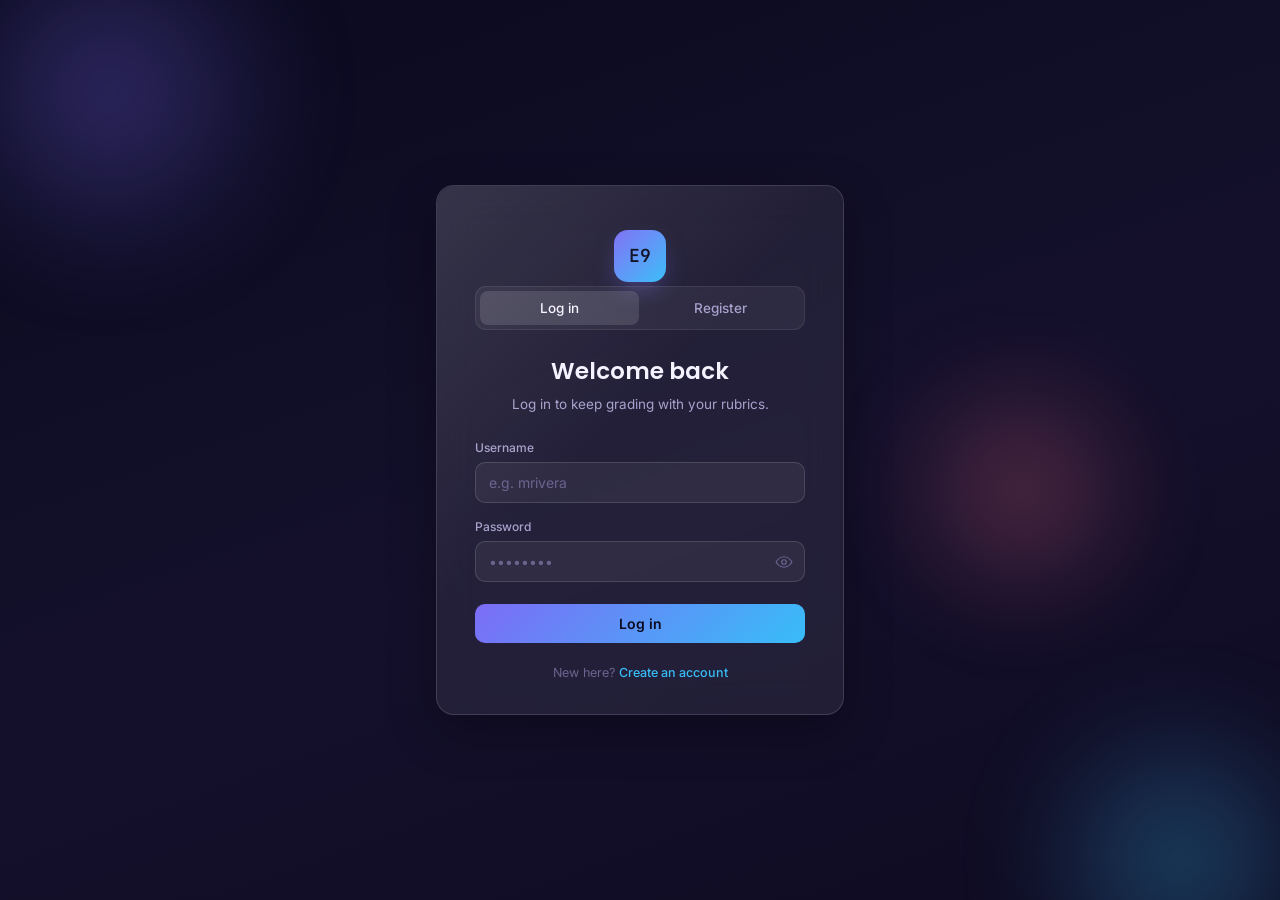
<file: frontend/index.html>
<!DOCTYPE html>
<html lang="en">
<head>
  <meta charset="UTF-8">
  <meta name="viewport" content="width=device-width, initial-scale=1.0">
  <title>E9</title>
  <script>
    if (localStorage.getItem("e9_token")) {
      window.location.href = "app.html";
    } else {
      window.location.href = "login.html";
    }
  </script>
</head>
<body>
  <p style="font-family: system-ui; text-align: center; margin-top: 40vh; color: #A8A2CC;">Redirecting…</p>
</body>
</html>
</file>
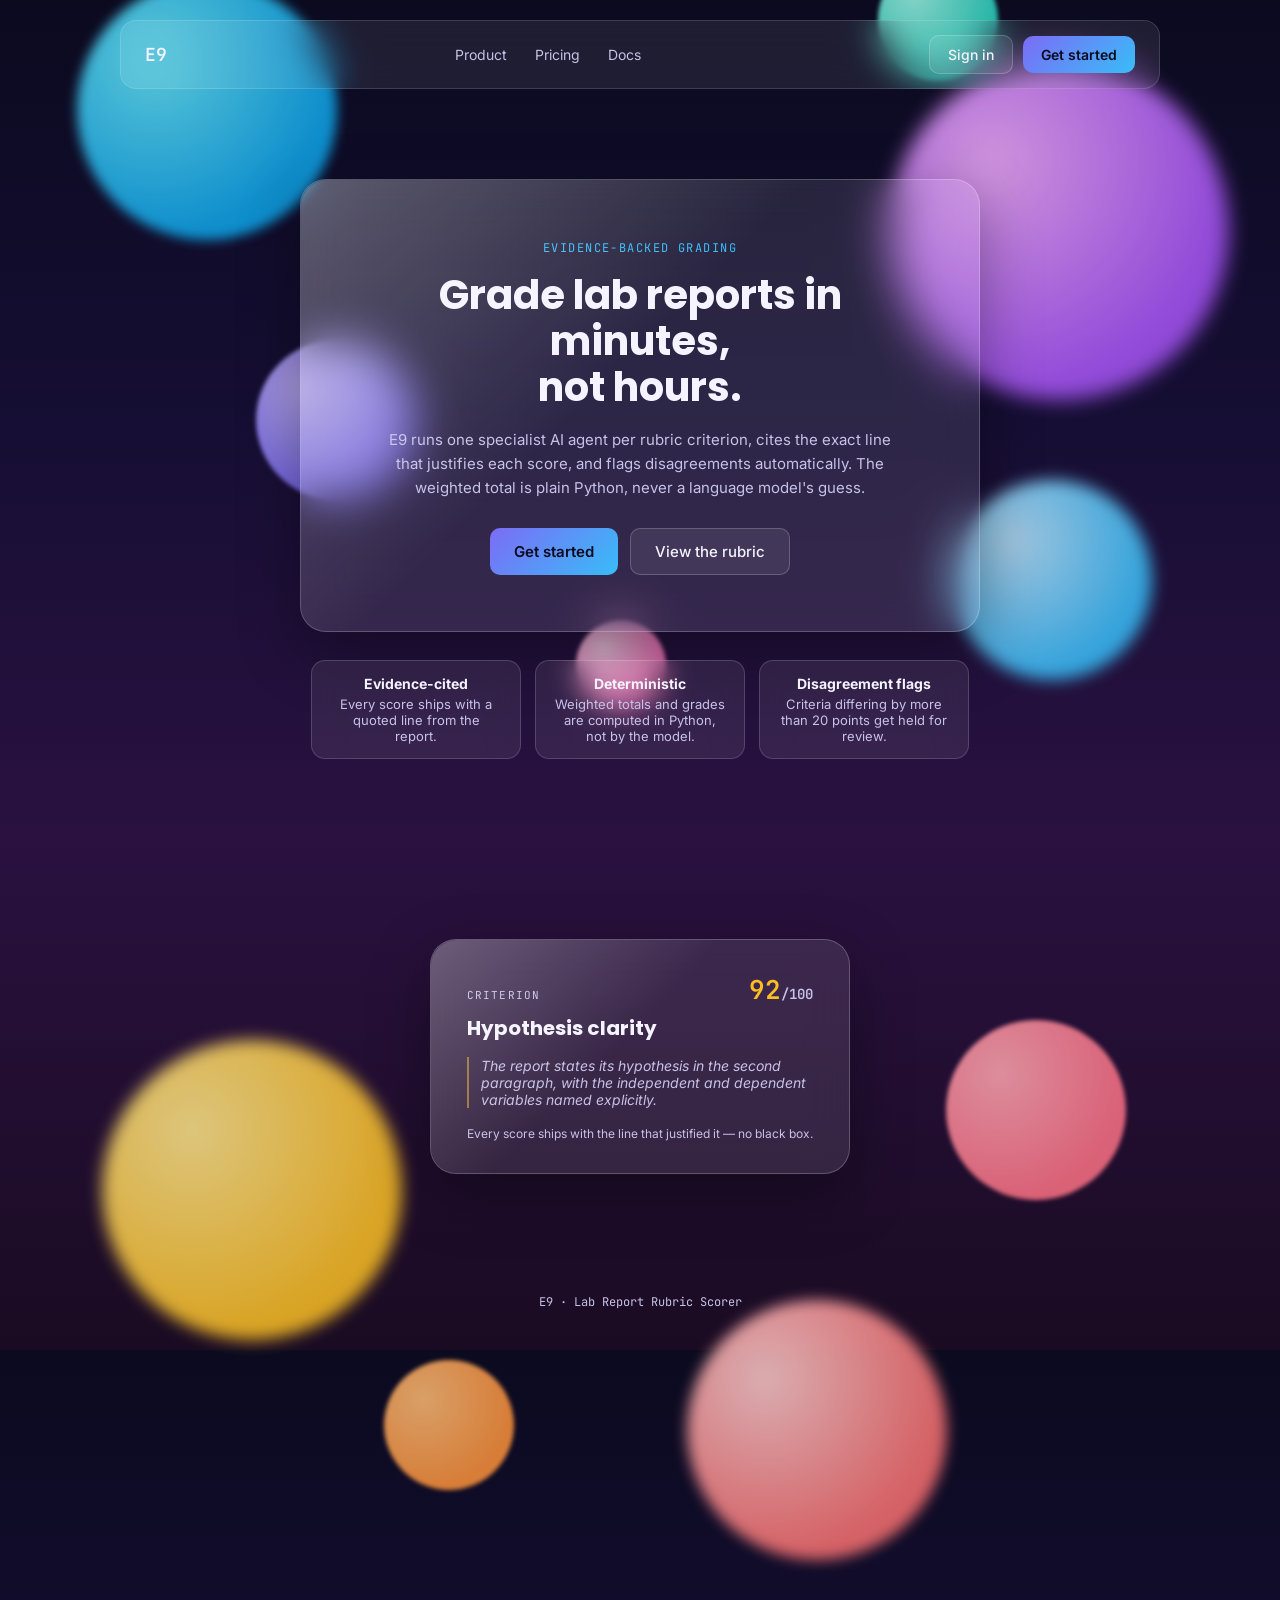
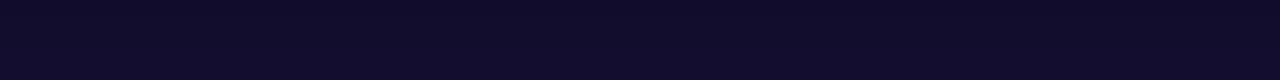
<file: landing/index.html>
<!DOCTYPE html>
<html lang="en">
<head>
<meta charset="UTF-8">
<meta name="viewport" content="width=device-width, initial-scale=1.0">
<title>E9 — Liquid Glass</title>
<link rel="preconnect" href="https://fonts.googleapis.com">
<link rel="preconnect" href="https://fonts.gstatic.com" crossorigin>
<link href="https://fonts.googleapis.com/css2?family=Inter:wght@400;500;600&family=JetBrains+Mono:wght@500;600&family=Poppins:wght@600;700;800&display=swap" rel="stylesheet">
<style>
:root {
  --accent: #7C6CF6;
  --accent-2: #38BDF8;
  --rose: #FB7185;
  --amber: #FBBF24;
  --text: #F5F3FF;
  --text-muted: #C7C2E8;
  --font-ui: 'Inter', system-ui, sans-serif;
  --font-display: 'Poppins', sans-serif;
  --font-mono: 'JetBrains Mono', ui-monospace, monospace;
}

* { box-sizing: border-box; }

body {
  margin: 0;
  background: linear-gradient(180deg, #0B0A1F 0%, #150E33 30%, #2A1140 62%, #1A0B22 100%);
  font-family: var(--font-ui);
  color: var(--text);
  overflow-x: hidden;
}

.orb-field {
  position: absolute;
  left: 0;
  right: 0;
  height: 900px;
  z-index: 0;
  pointer-events: none;
}

.orb-field.cool { top: -80px; }
.orb-field.warm { top: 980px; height: 700px; }

.orb {
  position: absolute;
  border-radius: 50%;
  filter: blur(2px);
  opacity: 0.85;
  animation: drift 14s ease-in-out infinite;
}

.orb-field.cool .o1 { width: 260px; height: 260px; left: 6%; top: 60px; background: radial-gradient(circle at 30% 30%, #67E8F9, #0EA5E9 70%); filter: blur(6px); animation-duration: 16s; }
.orb-field.cool .o2 { width: 160px; height: 160px; left: 20%; top: 420px; background: radial-gradient(circle at 30% 30%, #C4B5FD, #7C6CF6 70%); animation-duration: 12s; animation-delay: -3s; }
.orb-field.cool .o3 { width: 340px; height: 340px; right: 4%; top: 140px; background: radial-gradient(circle at 30% 30%, #F0ABFC, #A855F7 70%); filter: blur(10px); animation-duration: 18s; animation-delay: -6s; }
.orb-field.cool .o4 { width: 120px; height: 120px; right: 22%; top: 40px; background: radial-gradient(circle at 30% 30%, #99F6E4, #2DD4BF 70%); animation-duration: 10s; }
.orb-field.cool .o5 { width: 90px; height: 90px; left: 45%; top: 700px; background: radial-gradient(circle at 30% 30%, #FBCFE8, #F472B6 70%); animation-duration: 13s; animation-delay: -5s; }
.orb-field.cool .o6 { width: 200px; height: 200px; right: 10%; top: 560px; background: radial-gradient(circle at 30% 30%, #BAE6FD, #38BDF8 70%); filter: blur(8px); animation-duration: 15s; animation-delay: -2s; }

.orb-field.warm .o1 { width: 300px; height: 300px; left: 8%; top: 60px; background: radial-gradient(circle at 30% 30%, #FDE68A, #FBBF24 70%); filter: blur(8px); animation-duration: 17s; }
.orb-field.warm .o2 { width: 180px; height: 180px; right: 12%; top: 40px; background: radial-gradient(circle at 30% 30%, #FDA4AF, #FB7185 70%); animation-duration: 12s; animation-delay: -4s; }
.orb-field.warm .o3 { width: 260px; height: 260px; right: 26%; top: 320px; background: radial-gradient(circle at 30% 30%, #FECACA, #F87171 70%); filter: blur(7px); animation-duration: 15s; animation-delay: -7s; }
.orb-field.warm .o4 { width: 130px; height: 130px; left: 30%; top: 380px; background: radial-gradient(circle at 30% 30%, #FDBA74, #FB923C 70%); animation-duration: 11s; }

@keyframes drift {
  0%, 100% { transform: translate(0, 0) scale(1); }
  50% { transform: translate(14px, -18px) scale(1.04); }
}

.glass-nav {
  position: sticky;
  top: 0;
  z-index: 10;
  display: flex;
  align-items: center;
  justify-content: space-between;
  margin: 20px auto 0;
  padding: 14px 24px;
  max-width: 1040px;
  border-radius: 16px;
  background: rgba(255, 255, 255, 0.08);
  backdrop-filter: blur(18px);
  -webkit-backdrop-filter: blur(18px);
  border: 1px solid rgba(255, 255, 255, 0.14);
}

.logo {
  font-family: var(--font-mono);
  font-weight: 600;
  font-size: 18px;
  letter-spacing: 0.02em;
}

.nav-links {
  display: flex;
  gap: 28px;
}

.nav-links a {
  color: var(--text-muted);
  text-decoration: none;
  font-size: 14px;
}

.nav-links a:hover { color: var(--text); }

.nav-actions {
  display: flex;
  align-items: center;
  gap: 10px;
}

.btn {
  display: inline-flex;
  align-items: center;
  justify-content: center;
  border: none;
  border-radius: 10px;
  padding: 10px 18px;
  font-size: 14px;
  font-weight: 500;
  text-decoration: none;
  cursor: pointer;
  transition: transform 0.2s ease, box-shadow 0.2s ease, background 0.2s ease;
}

.btn.large { padding: 13px 24px; font-size: 15px; }

.btn-primary {
  background: linear-gradient(135deg, var(--accent), var(--accent-2));
  color: #0B0A1F;
  font-weight: 600;
}

.btn-primary:hover {
  transform: translateY(-2px);
  box-shadow: 0 10px 24px rgba(124, 108, 246, 0.35);
}

.btn-ghost {
  background: rgba(255, 255, 255, 0.08);
  color: var(--text);
  border: 1px solid rgba(255, 255, 255, 0.2);
}

.btn-ghost:hover { background: rgba(255, 255, 255, 0.16); }

.hero {
  position: relative;
  z-index: 1;
  max-width: 1040px;
  margin: 0 auto;
  padding: 90px 24px 40px;
  display: flex;
  flex-direction: column;
  align-items: center;
  text-align: center;
}

.glass-card {
  position: relative;
  background: rgba(255, 255, 255, 0.10);
  backdrop-filter: blur(22px);
  -webkit-backdrop-filter: blur(22px);
  border: 1px solid rgba(255, 255, 255, 0.22);
  border-radius: 26px;
  box-shadow: 0 20px 60px rgba(0, 0, 0, 0.35);
}

.glass-card::before {
  content: "";
  position: absolute;
  inset: 0;
  border-radius: 26px;
  background: linear-gradient(135deg, rgba(255, 255, 255, 0.25), transparent 45%);
  pointer-events: none;
}

.hero-card {
  padding: 56px 48px;
  max-width: 680px;
}

.eyebrow {
  font-family: var(--font-mono);
  font-size: 12px;
  letter-spacing: 0.12em;
  color: var(--accent-2);
}

.hero-card h1 {
  font-family: var(--font-display);
  font-size: 40px;
  line-height: 1.15;
  font-weight: 700;
  margin: 16px 0 18px;
}

.hero-card p {
  font-size: 15px;
  line-height: 1.6;
  color: var(--text-muted);
  margin: 0 auto 28px;
  max-width: 520px;
}

.hero-actions {
  display: flex;
  gap: 12px;
  justify-content: center;
}

.chip-row {
  display: flex;
  gap: 14px;
  margin-top: 28px;
  flex-wrap: wrap;
  justify-content: center;
}

.glass-chip {
  background: rgba(255, 255, 255, 0.08);
  backdrop-filter: blur(14px);
  -webkit-backdrop-filter: blur(14px);
  border: 1px solid rgba(255, 255, 255, 0.16);
  border-radius: 14px;
  padding: 14px 18px;
  font-size: 13px;
  color: var(--text-muted);
  max-width: 210px;
  transition: transform 0.25s cubic-bezier(0.2, 0.9, 0.4, 1);
}

.glass-chip:hover { transform: translateY(-4px); }

.glass-chip strong {
  display: block;
  color: var(--text);
  font-size: 14px;
  margin-bottom: 4px;
}

.proof {
  position: relative;
  z-index: 1;
  max-width: 1040px;
  margin: 140px auto 0;
  padding: 0 24px 120px;
  display: flex;
  justify-content: center;
}

.proof-card {
  padding: 32px 36px;
  width: 100%;
  max-width: 420px;
}

.proof-head {
  display: flex;
  align-items: baseline;
  justify-content: space-between;
  margin-bottom: 6px;
}

.proof-label {
  font-family: var(--font-mono);
  font-size: 11px;
  letter-spacing: 0.1em;
  color: var(--text-muted);
}

.proof-score {
  font-family: var(--font-mono);
  font-size: 26px;
  font-weight: 600;
  color: var(--amber);
}

.proof-max {
  font-size: 14px;
  color: var(--text-muted);
}

.proof-card h3 {
  font-family: var(--font-display);
  font-size: 20px;
  margin: 0 0 14px;
}

.proof-quote {
  font-size: 14px;
  font-style: italic;
  color: var(--text-muted);
  border-left: 2px solid rgba(251, 191, 36, 0.5);
  padding-left: 12px;
  margin: 0 0 18px;
}

.proof-caption {
  font-size: 12px;
  color: var(--text-muted);
  margin: 0;
}

footer {
  position: relative;
  z-index: 1;
  text-align: center;
  padding-bottom: 40px;
  font-family: var(--font-mono);
  font-size: 12px;
  color: var(--text-muted);
}

@media (max-width: 640px) {
  .nav-links { display: none; }
  .hero-card { padding: 40px 28px; }
  .hero-card h1 { font-size: 30px; }
}

@media (prefers-reduced-motion: reduce) {
  .orb { animation: none; }
}
</style>
</head>
<body>

<div class="orb-field cool" aria-hidden="true">
  <span class="orb o1"></span>
  <span class="orb o2"></span>
  <span class="orb o3"></span>
  <span class="orb o4"></span>
  <span class="orb o5"></span>
  <span class="orb o6"></span>
</div>

<nav class="glass-nav">
  <span class="logo">E9</span>
  <div class="nav-links">
    <a href="#">Product</a>
    <a href="#">Pricing</a>
    <a href="#">Docs</a>
  </div>
  <div class="nav-actions">
    <a class="btn btn-ghost" id="navSignIn" href="#">Sign in</a>
    <a class="btn btn-primary" id="navGetStarted" href="#">Get started</a>
  </div>
</nav>

<header class="hero">
  <div class="glass-card hero-card">
    <span class="eyebrow">EVIDENCE-BACKED GRADING</span>
    <h1>Grade lab reports in minutes,<br>not hours.</h1>
    <p>E9 runs one specialist AI agent per rubric criterion, cites the exact line that justifies each score, and flags disagreements automatically. The weighted total is plain Python, never a language model's guess.</p>
    <div class="hero-actions">
      <a class="btn btn-primary large" id="heroGetStarted" href="#">Get started</a>
      <a class="btn btn-ghost large" href="#learn">View the rubric</a>
    </div>
  </div>

  <div class="chip-row">
    <div class="glass-chip"><strong>Evidence-cited</strong>Every score ships with a quoted line from the report.</div>
    <div class="glass-chip"><strong>Deterministic</strong>Weighted totals and grades are computed in Python, not by the model.</div>
    <div class="glass-chip"><strong>Disagreement flags</strong>Criteria differing by more than 20 points get held for review.</div>
  </div>
</header>

<div class="orb-field warm" aria-hidden="true">
  <span class="orb o1"></span>
  <span class="orb o2"></span>
  <span class="orb o3"></span>
  <span class="orb o4"></span>
</div>

<section class="proof" id="learn">
  <div class="glass-card proof-card">
    <div class="proof-head">
      <span class="proof-label">CRITERION</span>
      <span class="proof-score">92<span class="proof-max">/100</span></span>
    </div>
    <h3>Hypothesis clarity</h3>
    <p class="proof-quote">The report states its hypothesis in the second paragraph, with the independent and dependent variables named explicitly.</p>
    <p class="proof-caption">Every score ships with the line that justified it — no black box.</p>
  </div>
</section>

<footer>
  E9 · Lab Report Rubric Scorer
</footer>

<script>
const APP_URL = "../frontend/login.html";
document.getElementById("navSignIn").href = APP_URL;
document.getElementById("navGetStarted").href = APP_URL + "?tab=register";
document.getElementById("heroGetStarted").href = APP_URL + "?tab=register";
</script>

</body>
</html>
</file>
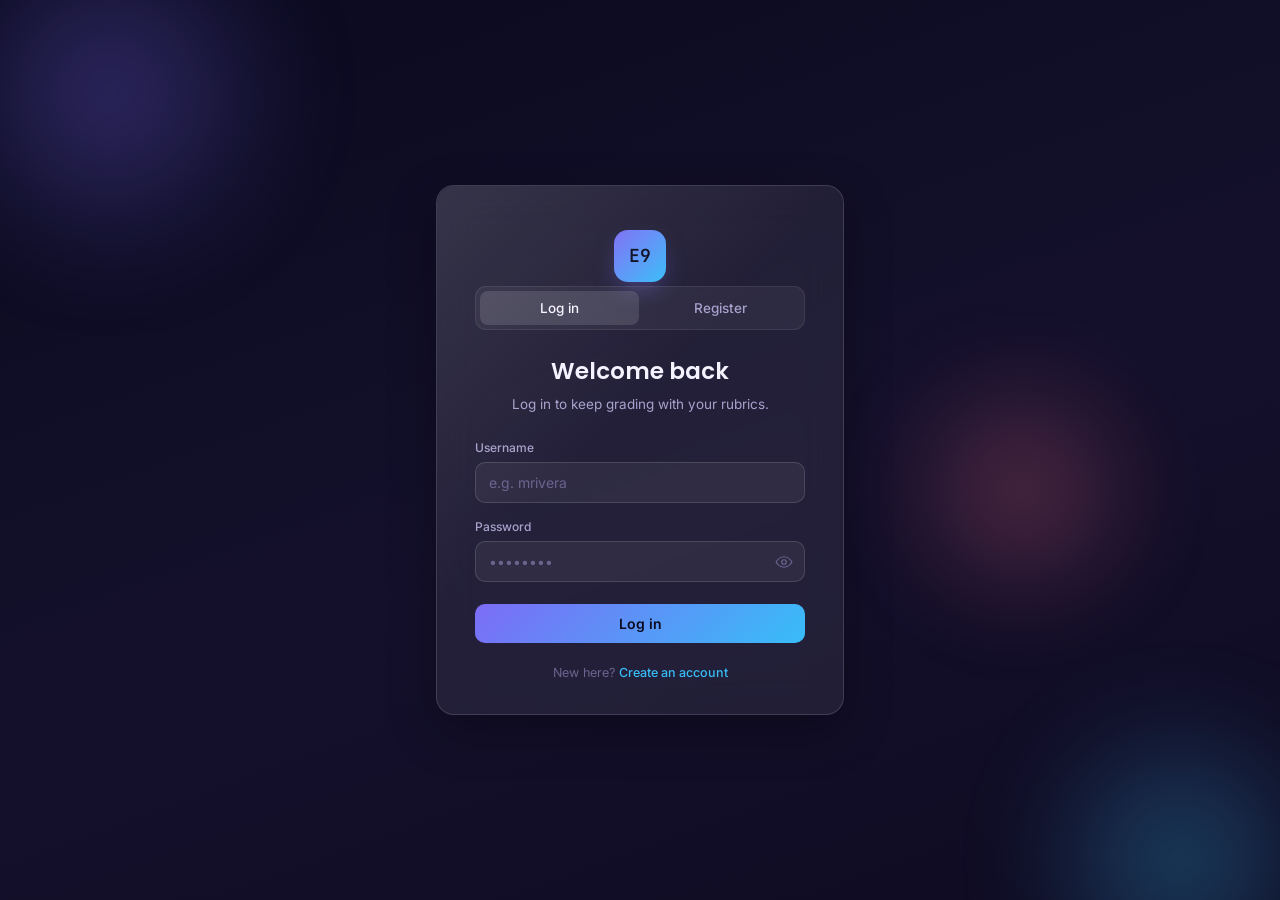
<file: frontend/app.html>
<!DOCTYPE html>
<html lang="en">
<head>
<meta charset="UTF-8">
<meta name="viewport" content="width=device-width, initial-scale=1.0">
<title>E9 — Dashboard</title>
<link rel="preconnect" href="https://fonts.googleapis.com">
<link rel="preconnect" href="https://fonts.gstatic.com" crossorigin>
<link href="https://fonts.googleapis.com/css2?family=Inter:wght@400;500;600;700&family=JetBrains+Mono:wght@400;500;600&family=Poppins:wght@600;700&display=swap" rel="stylesheet">
<link rel="stylesheet" href="style.css">
</head>
<body>

<div class="orb-field" aria-hidden="true">
  <span class="orb o1"></span>
  <span class="orb o2"></span>
  <span class="orb o3"></span>
</div>

<div id="toast" class="toast" hidden></div>

<div class="app-screen">

  <header class="topbar glass">
    <div class="brand">
      <span class="brand-mark">E9</span>
    </div>
    <nav class="top-nav">
      <button data-view="score" class="active" type="button">Score</button>
      <button data-view="rubrics" type="button">Rubrics</button>
      <button data-view="history" type="button">History</button>
    </nav>
    <div class="user-chip">
      <span class="avatar" id="userAvatar"></span>
      <span class="username" id="usernameLabel"></span>
      <button id="logoutBtn" class="btn btn-ghost btn-small" type="button">Log out</button>
    </div>
  </header>

  <main>

    <section id="scoreView" class="view active">
      <section class="card glass floaty">
        <div class="input-head">
          <div class="rubric-picker">
            <label class="field-label" for="rubricSelect">Rubric</label>
            <select id="rubricSelect" class="field-input"></select>
          </div>
          <label class="batch-toggle">
            <input type="checkbox" id="batchToggle">
            Batch mode
          </label>
        </div>

        <div id="singleReportBlock">
          <label class="field-label" for="reportText">Report text</label>
          <textarea id="reportText" class="field-input" rows="10" placeholder="Paste the lab report text here (minimum 200 characters)."></textarea>
          <span class="char-count mono" id="charCount">0 characters</span>
        </div>

        <div id="batchReportBlock" hidden>
          <div id="batchReports" class="batch-reports"></div>
          <button type="button" id="addBatchReportBtn" class="btn btn-ghost btn-small">+ Add report</button>
        </div>

        <p class="form-error" id="scoreError" hidden></p>

        <button id="scoreBtn" class="btn btn-primary" type="button" style="margin-top: 16px;">Score report</button>
      </section>

      <section id="loadingCard" class="card glass loading-card" hidden>
        <div class="skeleton-ring"></div>
        <div class="skeleton-lines">
          <div class="skeleton-line"></div>
          <div class="skeleton-line short"></div>
          <div class="skeleton-line"></div>
        </div>
        <p class="loading-label">Running specialist agents, one per criterion</p>
      </section>

      <section id="resultsArea" class="results-area"></section>
    </section>

    <section id="rubricsView" class="view">
      <div class="rubrics-layout">
        <div class="card glass floaty">
          <div class="section-head">
            <h2>Your rubrics</h2>
            <button id="newRubricBtn" class="btn btn-small btn-primary" type="button">New rubric</button>
          </div>
          <p class="section-sub">Build a rubric once, reuse it for every report you score.</p>
          <ul id="rubricList" class="rubric-list" style="margin-top: 16px;"></ul>
        </div>

        <div class="card glass floaty">
          <form id="rubricForm" hidden>
            <h2>New rubric</h2>
            <label class="field-label" for="rubricTitle">Rubric title</label>
            <input id="rubricTitle" class="field-input" type="text" required>

            <div id="criteriaRows" class="criteria-rows"></div>

            <button type="button" id="addCriterionBtn" class="btn btn-ghost btn-small" style="margin-top: 10px;">+ Add criterion</button>

            <div class="weight-readout">
              <span>Total weight (must equal 100)</span>
              <span id="weightSum" class="mono">0</span>
            </div>

            <p class="form-error" id="rubricError" hidden></p>

            <div class="form-actions">
              <button type="button" id="cancelRubricBtn" class="btn btn-ghost btn-small">Cancel</button>
              <button type="submit" class="btn btn-primary btn-small">Save rubric</button>
            </div>
          </form>
          <p id="rubricFormEmpty" class="empty-note">Select "New rubric" to build one, or pick a rubric from the list to use it for scoring.</p>
        </div>
      </div>
    </section>

    <section id="historyView" class="view">
      <section class="card glass floaty history-table">
        <div class="section-head">
          <h2>Scoring history</h2>
        </div>
        <p class="section-sub">Every report you've scored, with the grade it landed on.</p>
        <div id="historyTableWrap" style="margin-top: 12px;"></div>
      </section>
      <section id="historyDetail" class="results-area"></section>
    </section>

  </main>
</div>

<script src="app.js"></script>
</body>
</html>
</file>
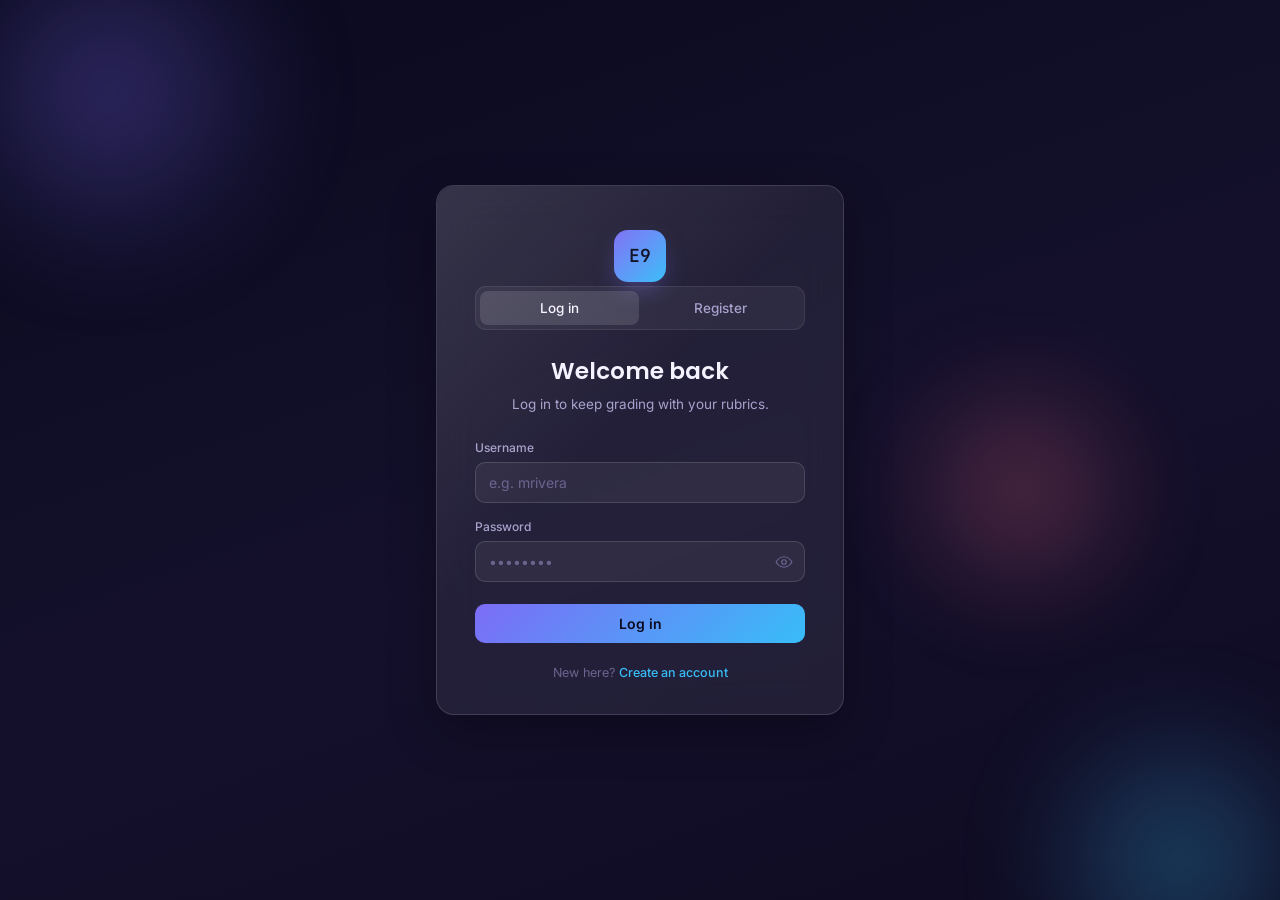
<file: frontend/login.html>
<!DOCTYPE html>
<html lang="en">
<head>
<meta charset="UTF-8">
<meta name="viewport" content="width=device-width, initial-scale=1.0">
<title>Sign in — E9</title>
<link rel="preconnect" href="https://fonts.googleapis.com">
<link rel="preconnect" href="https://fonts.gstatic.com" crossorigin>
<link href="https://fonts.googleapis.com/css2?family=Inter:wght@400;500;600;700&family=JetBrains+Mono:wght@400;500;600&family=Poppins:wght@600;700&display=swap" rel="stylesheet">
<link rel="stylesheet" href="auth.css">
</head>
<body>

<div class="orb-field" aria-hidden="true">
  <span class="orb o1"></span>
  <span class="orb o2"></span>
  <span class="orb o3"></span>
</div>

<div id="toast" class="toast" role="status" aria-live="polite" hidden></div>

<section class="auth-screen">
  <div class="auth-card glass floaty">

    <div class="brand">
      <span class="brand-mark">E9</span>
    </div>

    <div class="auth-tabs" role="tablist" aria-label="Choose sign in or register">
      <button class="auth-tab active" data-tab="login" type="button" role="tab" aria-selected="true" id="tabLogin">Log in</button>
      <button class="auth-tab" data-tab="register" type="button" role="tab" aria-selected="false" id="tabRegister">Register</button>
    </div>

    <h1 class="auth-headline" id="authHeadline">Welcome back</h1>
    <p class="auth-subline" id="authSubline">Log in to keep grading with your rubrics.</p>

    <form id="loginForm" class="auth-form" novalidate>
      <div class="field">
        <label class="field-label" for="loginUsername">Username</label>
        <input id="loginUsername" class="field-input" type="text" autocomplete="username" placeholder="e.g. mrivera" required>
      </div>

      <div class="field">
        <label class="field-label" for="loginPassword">Password</label>
        <div class="field-input-wrap">
          <input id="loginPassword" class="field-input" type="password" autocomplete="current-password" placeholder="••••••••" required>
          <button type="button" class="field-visibility" data-target="loginPassword" aria-label="Show password">
            <svg class="icon-eye" viewBox="0 0 24 24" fill="none"><path d="M1.5 12S5 5 12 5s10.5 7 10.5 7-3.5 7-10.5 7S1.5 12 1.5 12Z" stroke="currentColor" stroke-width="1.6" stroke-linejoin="round"/><circle cx="12" cy="12" r="3" stroke="currentColor" stroke-width="1.6"/></svg>
          </button>
        </div>
      </div>

      <p class="form-error" id="loginError" role="alert" hidden></p>

      <button type="submit" class="btn btn-primary">
        <span class="btn-label">Log in</span>
        <svg class="btn-check" viewBox="0 0 24 24" fill="none" aria-hidden="true"><path class="check-path" d="M4 12.5L9.5 18L20 6" stroke="currentColor" stroke-width="2.5" stroke-linecap="round" stroke-linejoin="round"/></svg>
      </button>
    </form>

    <form id="registerForm" class="auth-form" novalidate hidden>
      <div class="field">
        <label class="field-label" for="registerUsername">Username</label>
        <input id="registerUsername" class="field-input" type="text" autocomplete="username" minlength="3" placeholder="Pick something short" required>
      </div>

      <div class="field">
        <label class="field-label" for="registerPassword">Password</label>
        <div class="field-input-wrap">
          <input id="registerPassword" class="field-input" type="password" autocomplete="new-password" minlength="8" placeholder="At least 8 characters" required>
          <button type="button" class="field-visibility" data-target="registerPassword" aria-label="Show password">
            <svg class="icon-eye" viewBox="0 0 24 24" fill="none"><path d="M1.5 12S5 5 12 5s10.5 7 10.5 7-3.5 7-10.5 7S1.5 12 1.5 12Z" stroke="currentColor" stroke-width="1.6" stroke-linejoin="round"/><circle cx="12" cy="12" r="3" stroke="currentColor" stroke-width="1.6"/></svg>
          </button>
        </div>
        <p class="form-hint">That's the whole form. No email, no verification, straight to grading.</p>
      </div>

      <p class="form-error" id="registerError" role="alert" hidden></p>

      <button type="submit" class="btn btn-primary">
        <span class="btn-label">Create account</span>
        <svg class="btn-check" viewBox="0 0 24 24" fill="none" aria-hidden="true"><path class="check-path" d="M4 12.5L9.5 18L20 6" stroke="currentColor" stroke-width="2.5" stroke-linecap="round" stroke-linejoin="round"/></svg>
      </button>
    </form>

    <p class="auth-footer-link" id="footerSwitch">
      New here? <a href="#" id="switchToRegister">Create an account</a>
    </p>
  </div>
</section>

<script src="auth.js"></script>
</body>
</html>
</file>
<file: frontend/style.css>
:root {
  --bg-0: #0B0A1F;
  --bg-1: #14102C;
  --bg-2: #0F0B22;
  --accent: #7C6CF6;
  --accent-2: #38BDF8;
  --success: #34D399;
  --warning: #FBBF24;
  --danger: #F87171;
  --text: #F5F3FF;
  --text-muted: #A8A2CC;
  --text-faint: #6B658F;
  --font-ui: 'Inter', system-ui, sans-serif;
  --font-display: 'Poppins', sans-serif;
  --font-mono: 'JetBrains Mono', ui-monospace, monospace;
}

* {
  box-sizing: border-box;
}

[hidden] {
  display: none !important;
}

body {
  margin: 0;
  min-height: 100vh;
  background: linear-gradient(160deg, var(--bg-0) 0%, var(--bg-1) 55%, var(--bg-2) 100%);
  font-family: var(--font-ui);
  color: var(--text);
  -webkit-font-smoothing: antialiased;
}

.orb-field {
  position: fixed;
  inset: 0;
  z-index: -1;
  pointer-events: none;
  overflow: hidden;
}

.orb {
  position: absolute;
  border-radius: 50%;
  filter: blur(50px);
  opacity: 0.35;
  animation: drift 18s ease-in-out infinite;
}

.orb.o1 { width: 380px; height: 380px; top: -100px; left: -80px; background: radial-gradient(circle, #7C6CF6, transparent 70%); }
.orb.o2 { width: 320px; height: 320px; bottom: -120px; right: -60px; background: radial-gradient(circle, #38BDF8, transparent 70%); animation-delay: -6s; }
.orb.o3 { width: 260px; height: 260px; top: 40%; right: 10%; background: radial-gradient(circle, #FB7185, transparent 70%); animation-delay: -11s; }

@keyframes drift {
  0%, 100% { transform: translate(0, 0); }
  50% { transform: translate(20px, -24px); }
}

h1, h2, h3 {
  margin: 0;
  font-family: var(--font-display);
  font-weight: 600;
}

p {
  margin: 0;
}

button {
  font-family: inherit;
  cursor: pointer;
}

input, select, textarea {
  font-family: inherit;
  font-size: 14px;
}

.mono {
  font-family: var(--font-mono);
  letter-spacing: 0.01em;
}

.glass {
  position: relative;
  background: rgba(255, 255, 255, 0.07);
  backdrop-filter: blur(20px);
  -webkit-backdrop-filter: blur(20px);
  border: 1px solid rgba(255, 255, 255, 0.14);
  box-shadow: 0 16px 48px rgba(0, 0, 0, 0.30);
  border-radius: 18px;
}

.glass::before {
  content: "";
  position: absolute;
  inset: 0;
  border-radius: 18px;
  background: linear-gradient(135deg, rgba(255, 255, 255, 0.10), transparent 45%);
  pointer-events: none;
}

.floaty {
  transition: transform 0.3s cubic-bezier(0.2, 0.9, 0.4, 1), box-shadow 0.3s cubic-bezier(0.2, 0.9, 0.4, 1);
}

.floaty:hover {
  transform: perspective(800px) rotateX(1deg) rotateY(1.5deg) translateY(-3px);
  box-shadow: 0 20px 56px rgba(0, 0, 0, 0.38);
}

.brand {
  display: flex;
  align-items: baseline;
  gap: 10px;
}

.brand-mark {
  font-family: var(--font-mono);
  font-weight: 600;
  font-size: 20px;
  letter-spacing: 0.02em;
  color: var(--accent-2);
}

.brand-sub {
  font-size: 13px;
  color: var(--text-muted);
}

.btn {
  border: none;
  border-radius: 10px;
  padding: 11px 18px;
  font-size: 14px;
  font-weight: 500;
  transition: transform 0.15s ease, box-shadow 0.15s ease, background 0.15s ease;
  color: var(--text);
}

.btn-primary {
  background: linear-gradient(135deg, var(--accent), var(--accent-2));
  color: #0B0A1F;
  font-weight: 600;
}

.btn-primary:hover {
  transform: translateY(-1px);
  box-shadow: 0 10px 24px rgba(124, 108, 246, 0.35);
}

.btn-ghost {
  background: rgba(255, 255, 255, 0.06);
  border: 1px solid rgba(255, 255, 255, 0.16);
}

.btn-ghost:hover {
  background: rgba(255, 255, 255, 0.12);
}

.btn-small {
  padding: 7px 12px;
  font-size: 13px;
}

.btn:disabled {
  opacity: 0.5;
  cursor: not-allowed;
  transform: none;
}

.toast {
  position: fixed;
  top: 20px;
  right: 20px;
  z-index: 50;
  padding: 12px 18px;
  border-radius: 12px;
  background: rgba(20, 16, 44, 0.95);
  border: 1px solid rgba(255, 255, 255, 0.16);
  color: var(--text);
  font-size: 13px;
  box-shadow: 0 12px 32px rgba(0, 0, 0, 0.4);
}

.toast.error { border-color: rgba(248, 113, 113, 0.5); color: #FCA5A5; }
.toast.success { border-color: rgba(52, 211, 153, 0.5); color: #6EE7B7; }

/* auth pages */

.auth-screen {
  min-height: 100vh;
  display: flex;
  align-items: center;
  justify-content: center;
  padding: 24px;
}

.auth-card {
  width: 100%;
  max-width: 400px;
  padding: 40px 34px;
}

.auth-card .brand {
  flex-direction: column;
  align-items: center;
  gap: 6px;
  margin-bottom: 8px;
  text-align: center;
}

.auth-card .brand-mark {
  font-size: 26px;
  color: var(--text);
}

.auth-headline {
  font-size: 22px;
  text-align: center;
  margin: 18px 0 4px;
}

.auth-subline {
  font-size: 13px;
  color: var(--text-muted);
  text-align: center;
  margin-bottom: 24px;
}

.auth-tabs {
  display: flex;
  gap: 6px;
  background: rgba(255, 255, 255, 0.05);
  border-radius: 10px;
  padding: 4px;
  margin-bottom: 22px;
}

.auth-tab {
  flex: 1;
  padding: 9px 0;
  border: none;
  border-radius: 8px;
  background: transparent;
  font-size: 14px;
  font-weight: 500;
  color: var(--text-muted);
}

.auth-tab.active {
  background: rgba(255, 255, 255, 0.12);
  color: var(--text);
}

.auth-form {
  display: flex;
  flex-direction: column;
  gap: 8px;
}

.auth-form .btn {
  margin-top: 18px;
}

.field-label {
  font-size: 12px;
  font-weight: 500;
  color: var(--text-muted);
  margin-top: 8px;
}

.field-input {
  padding: 11px 13px;
  border-radius: 10px;
  border: 1px solid rgba(255, 255, 255, 0.14);
  background: rgba(255, 255, 255, 0.05);
  color: var(--text);
  outline: none;
}

.field-input::placeholder {
  color: var(--text-faint);
}

.field-input:focus {
  border-color: var(--accent-2);
  box-shadow: 0 0 0 3px rgba(56, 189, 248, 0.15);
}

.form-hint {
  font-size: 12px;
  color: var(--text-faint);
}

.form-error {
  font-size: 13px;
  color: var(--danger);
}

.auth-footer-link {
  text-align: center;
  font-size: 12px;
  color: var(--text-faint);
  margin-top: 20px;
}

.auth-footer-link a {
  color: var(--accent-2);
  text-decoration: none;
}

/* app shell */

.app-screen {
  min-height: 100vh;
  padding: 20px;
  display: flex;
  flex-direction: column;
  gap: 20px;
}

.topbar {
  display: flex;
  align-items: center;
  justify-content: space-between;
  padding: 14px 24px;
}

.top-nav {
  display: flex;
  gap: 6px;
}

.top-nav button {
  border: none;
  background: transparent;
  color: var(--text-muted);
  font-size: 14px;
  font-weight: 500;
  padding: 8px 16px;
  border-radius: 10px;
}

.top-nav button.active {
  background: rgba(255, 255, 255, 0.10);
  color: var(--text);
}

.user-chip {
  display: flex;
  align-items: center;
  gap: 12px;
}

.avatar {
  width: 34px;
  height: 34px;
  border-radius: 50%;
  background: linear-gradient(135deg, var(--accent), var(--accent-2));
  color: #0B0A1F;
  display: flex;
  align-items: center;
  justify-content: center;
  font-size: 13px;
  font-weight: 600;
  font-family: var(--font-mono);
}

.username {
  font-size: 14px;
  font-weight: 500;
}

.view {
  display: none;
  flex-direction: column;
  gap: 20px;
}

.view.active {
  display: flex;
}

.card {
  padding: 24px;
}

.section-head {
  display: flex;
  align-items: center;
  justify-content: space-between;
}

.section-head h2 {
  font-size: 18px;
}

.section-sub {
  font-size: 13px;
  color: var(--text-muted);
  margin-top: 4px;
}

/* score view */

.input-head {
  display: flex;
  align-items: flex-end;
  justify-content: space-between;
  gap: 16px;
  margin-bottom: 14px;
}

.rubric-picker {
  display: flex;
  flex-direction: column;
  gap: 4px;
  flex: 1;
}

.rubric-picker select {
  min-width: 220px;
}

.batch-toggle {
  display: flex;
  align-items: center;
  gap: 6px;
  font-size: 13px;
  color: var(--text-muted);
  white-space: nowrap;
}

textarea.field-input {
  width: 100%;
  resize: vertical;
  min-height: 180px;
}

.char-count {
  display: block;
  margin-top: 6px;
  font-size: 12px;
  color: var(--text-faint);
}

.batch-reports {
  display: flex;
  flex-direction: column;
  gap: 10px;
}

.batch-report-row textarea {
  width: 100%;
  min-height: 110px;
}

.batch-report-label {
  font-size: 12px;
  color: var(--text-faint);
}

.empty-note {
  font-size: 13px;
  color: var(--text-faint);
  padding: 12px 4px;
}

/* loading */

.loading-card {
  display: flex;
  align-items: center;
  gap: 24px;
  padding: 28px 24px;
}

.skeleton-ring {
  width: 60px;
  height: 60px;
  border-radius: 50%;
  border: 5px solid rgba(124, 108, 246, 0.2);
  border-top-color: var(--accent-2);
  animation: spin 0.9s linear infinite;
  flex-shrink: 0;
}

@keyframes spin {
  to { transform: rotate(360deg); }
}

.skeleton-lines {
  flex: 1;
  display: flex;
  flex-direction: column;
  gap: 10px;
}

.skeleton-line {
  height: 10px;
  border-radius: 6px;
  background: rgba(255, 255, 255, 0.08);
  animation: pulse 1.4s ease-in-out infinite;
}

.skeleton-line.short { width: 60%; }

@keyframes pulse {
  0%, 100% { opacity: 0.5; }
  50% { opacity: 1; }
}

.loading-label {
  font-size: 13px;
  color: var(--text-muted);
  white-space: nowrap;
}

/* results */

.results-area {
  display: flex;
  flex-direction: column;
  gap: 20px;
}

.result-header {
  display: flex;
  align-items: center;
  gap: 24px;
  padding: 28px;
}

.score-ring-wrap {
  position: relative;
  width: 118px;
  height: 118px;
  flex-shrink: 0;
  filter: drop-shadow(0 10px 20px rgba(0, 0, 0, 0.3));
}

.score-ring-value {
  position: absolute;
  inset: 0;
  display: flex;
  align-items: center;
  justify-content: center;
  font-family: var(--font-mono);
  font-size: 22px;
  font-weight: 600;
}

.result-meta {
  display: flex;
  flex-direction: column;
  gap: 8px;
}

.grade-badge {
  display: inline-flex;
  align-items: center;
  justify-content: center;
  width: fit-content;
  padding: 5px 14px;
  border-radius: 999px;
  font-family: var(--font-mono);
  font-weight: 600;
  font-size: 14px;
  color: #0B0A1F;
}

.grade-A, .grade-B { background: var(--success); }
.grade-C { background: var(--accent-2); }
.grade-D { background: var(--warning); }
.grade-F { background: var(--danger); }

.result-ids {
  display: flex;
  gap: 16px;
  font-size: 12px;
  color: var(--text-faint);
}

.result-ids .mono { color: var(--text-muted); }

.result-status {
  font-size: 12px;
  color: var(--text-faint);
}

.disagreement-banner {
  display: flex;
  align-items: center;
  gap: 10px;
  padding: 14px 20px;
  border-radius: 14px;
  background: rgba(251, 191, 36, 0.10);
  border: 1px solid rgba(251, 191, 36, 0.3);
  color: #FDE68A;
  font-size: 13px;
}

.disagreement-banner strong { color: var(--warning); }

.criteria-table {
  padding: 8px 8px 20px;
}

.criteria-table table {
  width: 100%;
  border-collapse: collapse;
}

.criteria-table th {
  text-align: left;
  font-size: 11px;
  text-transform: uppercase;
  letter-spacing: 0.04em;
  color: var(--text-faint);
  padding: 10px 16px;
  font-weight: 500;
}

.criteria-table td {
  padding: 14px 16px;
  border-top: 1px solid rgba(255, 255, 255, 0.06);
  font-size: 13px;
  vertical-align: top;
}

.criteria-table .criterion-name { font-weight: 500; }

.score-bar-track {
  width: 100px;
  height: 6px;
  border-radius: 999px;
  background: rgba(255, 255, 255, 0.08);
  overflow: hidden;
}

.score-bar-fill {
  height: 100%;
  border-radius: 999px;
}

.score-cell {
  display: flex;
  align-items: center;
  gap: 10px;
}

.score-value {
  font-family: var(--font-mono);
  font-size: 12px;
  width: 32px;
}

.evidence-quote {
  color: var(--text-muted);
  font-style: italic;
  max-width: 320px;
}

.confidence-value {
  font-family: var(--font-mono);
  font-size: 12px;
  color: var(--text-faint);
}

.export-row {
  display: flex;
  justify-content: flex-end;
  padding: 0 16px 4px;
}

.accordion { padding: 6px 8px; }

.accordion-toggle {
  width: 100%;
  text-align: left;
  background: transparent;
  border: none;
  padding: 12px 16px;
  font-size: 14px;
  font-weight: 500;
  color: var(--text);
  display: flex;
  align-items: center;
  justify-content: space-between;
}

.accordion-chevron { transition: transform 0.2s ease; color: var(--text-faint); }
.accordion.open .accordion-chevron { transform: rotate(180deg); }

.accordion-body {
  display: none;
  padding: 0 16px 16px;
  flex-direction: column;
  gap: 12px;
}

.accordion.open .accordion-body { display: flex; }

.trail-entry {
  background: rgba(255, 255, 255, 0.04);
  border-radius: 10px;
  padding: 12px 14px;
}

.trail-entry-head {
  display: flex;
  justify-content: space-between;
  font-size: 13px;
  font-weight: 500;
  margin-bottom: 6px;
}

.trail-entry-head .mono { color: var(--text-faint); font-weight: 400; }

.trail-entry pre {
  margin: 0;
  font-family: var(--font-mono);
  font-size: 12px;
  white-space: pre-wrap;
  word-break: break-word;
  color: var(--text-muted);
}

/* rubrics view */

.rubrics-layout {
  display: grid;
  grid-template-columns: 320px 1fr;
  gap: 20px;
  align-items: start;
}

.rubric-list {
  list-style: none;
  margin: 0;
  padding: 0;
  display: flex;
  flex-direction: column;
  gap: 8px;
}

.rubric-item {
  display: flex;
  align-items: center;
  justify-content: space-between;
  padding: 12px 14px;
  border-radius: 12px;
  background: rgba(255, 255, 255, 0.05);
  border: 1px solid transparent;
  cursor: pointer;
}

.rubric-item.active {
  border-color: var(--accent-2);
  background: rgba(56, 189, 248, 0.08);
}

.rubric-item-info {
  display: flex;
  flex-direction: column;
  gap: 2px;
  overflow: hidden;
}

.rubric-item-title {
  font-size: 13px;
  font-weight: 500;
  white-space: nowrap;
  overflow: hidden;
  text-overflow: ellipsis;
}

.rubric-item-id {
  font-size: 11px;
  color: var(--text-faint);
}

.icon-btn {
  border: none;
  background: transparent;
  color: var(--text-faint);
  font-size: 13px;
  padding: 4px 8px;
  border-radius: 6px;
}

.icon-btn:hover {
  background: rgba(248, 113, 113, 0.12);
  color: var(--danger);
}

.criteria-rows {
  display: flex;
  flex-direction: column;
  gap: 10px;
  margin-top: 10px;
}

.criterion-row {
  background: rgba(255, 255, 255, 0.05);
  border-radius: 12px;
  padding: 12px;
  display: flex;
  flex-direction: column;
  gap: 8px;
}

.criterion-row-top { display: flex; gap: 8px; }

.criterion-row input[type="text"] { padding: 8px 10px; font-size: 13px; }

.criterion-row .weight-input { width: 80px; flex: none; }

.criterion-row textarea {
  padding: 8px 10px;
  font-size: 12px;
  border-radius: 8px;
  min-height: 48px;
  resize: vertical;
}

.remove-row-btn {
  border: none;
  background: transparent;
  color: var(--danger);
  font-size: 12px;
  align-self: flex-end;
}

.weight-readout {
  display: flex;
  justify-content: space-between;
  font-size: 12px;
  color: var(--text-faint);
  padding: 8px 2px;
}

.weight-readout.balanced .mono { color: var(--success); }
.weight-readout.unbalanced .mono { color: var(--danger); }

.form-actions {
  display: flex;
  justify-content: flex-end;
  gap: 8px;
  margin-top: 10px;
}

/* history view */

.history-table table {
  width: 100%;
  border-collapse: collapse;
}

.history-table th {
  text-align: left;
  font-size: 11px;
  text-transform: uppercase;
  letter-spacing: 0.04em;
  color: var(--text-faint);
  padding: 10px 16px;
  font-weight: 500;
}

.history-table td {
  padding: 14px 16px;
  border-top: 1px solid rgba(255, 255, 255, 0.06);
  font-size: 13px;
}

.history-row {
  cursor: pointer;
}

.history-row:hover td {
  background: rgba(255, 255, 255, 0.03);
}

.history-status {
  font-size: 11px;
  padding: 3px 9px;
  border-radius: 999px;
  text-transform: capitalize;
}

.status-complete { background: rgba(52, 211, 153, 0.15); color: #6EE7B7; }
.status-pending_review { background: rgba(251, 191, 36, 0.15); color: #FDE68A; }
.status-rejected { background: rgba(248, 113, 113, 0.15); color: #FCA5A5; }

@media (max-width: 860px) {
  .rubrics-layout { grid-template-columns: 1fr; }
  .result-header { flex-direction: column; align-items: flex-start; }
  .top-nav { display: none; }
}

:focus-visible {
  outline: 2px solid var(--accent-2);
  outline-offset: 2px;
}

@media (prefers-reduced-motion: reduce) {
  * {
    animation-duration: 0.001ms !important;
    transition-duration: 0.001ms !important;
  }
}
</file>
<file: frontend/auth.css>
:root {
  --bg-0: #0B0A1F;
  --bg-1: #14102C;
  --bg-2: #0F0B22;
  --accent: #7C6CF6;
  --accent-2: #38BDF8;
  --success: #34D399;
  --warning: #FBBF24;
  --danger: #F87171;
  --text: #F5F3FF;
  --text-muted: #A8A2CC;
  --text-faint: #6B658F;
  --font-ui: 'Inter', system-ui, sans-serif;
  --font-display: 'Poppins', sans-serif;
  --font-mono: 'JetBrains Mono', ui-monospace, monospace;
}

* {
  box-sizing: border-box;
}

body {
  margin: 0;
  min-height: 100vh;
  background: linear-gradient(160deg, var(--bg-0) 0%, var(--bg-1) 55%, var(--bg-2) 100%);
  font-family: var(--font-ui);
  color: var(--text);
  -webkit-font-smoothing: antialiased;
}

.orb-field {
  position: fixed;
  inset: 0;
  z-index: -1;
  pointer-events: none;
  overflow: hidden;
}

.orb {
  position: absolute;
  border-radius: 50%;
  filter: blur(50px);
  opacity: 0.35;
  animation: drift 18s ease-in-out infinite;
}

.orb.o1 { width: 380px; height: 380px; top: -100px; left: -80px; background: radial-gradient(circle, #7C6CF6, transparent 70%); }
.orb.o2 { width: 320px; height: 320px; bottom: -120px; right: -60px; background: radial-gradient(circle, #38BDF8, transparent 70%); animation-delay: -6s; }
.orb.o3 { width: 260px; height: 260px; top: 40%; right: 10%; background: radial-gradient(circle, #FB7185, transparent 70%); animation-delay: -11s; }

@keyframes drift {
  0%, 100% { transform: translate(0, 0); }
  50% { transform: translate(20px, -24px); }
}

h1, h2, h3 {
  margin: 0;
  font-family: var(--font-display);
  font-weight: 600;
}

p {
  margin: 0;
}

button {
  font-family: inherit;
  cursor: pointer;
}

input, select, textarea {
  font-family: inherit;
  font-size: 14px;
}

.mono {
  font-family: var(--font-mono);
  letter-spacing: 0.01em;
}

.glass {
  position: relative;
  background: rgba(255, 255, 255, 0.07);
  backdrop-filter: blur(20px);
  -webkit-backdrop-filter: blur(20px);
  border: 1px solid rgba(255, 255, 255, 0.14);
  box-shadow: 0 16px 48px rgba(0, 0, 0, 0.30);
  border-radius: 18px;
}

.glass::before {
  content: "";
  position: absolute;
  inset: 0;
  border-radius: 18px;
  background: linear-gradient(135deg, rgba(255, 255, 255, 0.10), transparent 45%);
  pointer-events: none;
}

.floaty {
  transition: transform 0.3s cubic-bezier(0.2, 0.9, 0.4, 1), box-shadow 0.3s cubic-bezier(0.2, 0.9, 0.4, 1);
}

.floaty:hover {
  transform: perspective(800px) rotateX(1deg) rotateY(1.5deg) translateY(-3px);
  box-shadow: 0 20px 56px rgba(0, 0, 0, 0.38);
}

.brand {
  display: flex;
  align-items: baseline;
  gap: 10px;
}

.brand-mark {
  font-family: var(--font-mono);
  font-weight: 600;
  font-size: 20px;
  letter-spacing: 0.02em;
  color: var(--accent-2);
}

.brand-sub {
  font-size: 13px;
  color: var(--text-muted);
}

.btn {
  border: none;
  border-radius: 10px;
  padding: 11px 18px;
  font-size: 14px;
  font-weight: 500;
  transition: transform 0.15s ease, box-shadow 0.15s ease, background 0.15s ease;
  color: var(--text);
}

.btn-primary {
  background: linear-gradient(135deg, var(--accent), var(--accent-2));
  color: #0B0A1F;
  font-weight: 600;
}

.btn-primary:hover {
  transform: translateY(-1px);
  box-shadow: 0 10px 24px rgba(124, 108, 246, 0.35);
}

.btn-ghost {
  background: rgba(255, 255, 255, 0.06);
  border: 1px solid rgba(255, 255, 255, 0.16);
}

.btn-ghost:hover {
  background: rgba(255, 255, 255, 0.12);
}

.btn-small {
  padding: 7px 12px;
  font-size: 13px;
}

.btn:disabled {
  opacity: 0.5;
  cursor: not-allowed;
  transform: none;
}

.toast {
  position: fixed;
  top: 20px;
  right: 20px;
  z-index: 50;
  padding: 12px 18px;
  border-radius: 12px;
  background: rgba(20, 16, 44, 0.95);
  border: 1px solid rgba(255, 255, 255, 0.16);
  color: var(--text);
  font-size: 13px;
  box-shadow: 0 12px 32px rgba(0, 0, 0, 0.4);
}

.toast.error { border-color: rgba(248, 113, 113, 0.5); color: #FCA5A5; }
.toast.success { border-color: rgba(52, 211, 153, 0.5); color: #6EE7B7; }

/* auth pages */

.auth-screen {
  min-height: 100vh;
  display: flex;
  align-items: center;
  justify-content: center;
  padding: 24px;
}

.auth-card {
  position: relative;
  width: 100%;
  max-width: 408px;
  padding: 44px 38px 34px;
  animation: auth-rise 0.5s cubic-bezier(0.2, 0.9, 0.4, 1) both;
}

@keyframes auth-rise {
  from { opacity: 0; transform: translateY(14px); }
  to { opacity: 1; transform: translateY(0); }
}

.auth-card .brand {
  flex-direction: column;
  align-items: center;
  gap: 10px;
  margin-bottom: 4px;
  text-align: center;
}

.auth-card .brand-mark {
  display: grid;
  place-items: center;
  width: 52px;
  height: 52px;
  border-radius: 14px;
  font-size: 18px;
  color: var(--bg-0);
  background: linear-gradient(135deg, var(--accent), var(--accent-2));
  box-shadow: 0 10px 26px -8px rgba(124, 108, 246, 0.55);
}

.auth-headline {
  font-size: 23px;
  text-align: center;
  margin: 20px 0 6px;
}

.auth-subline {
  font-size: 13.5px;
  line-height: 1.5;
  color: var(--text-muted);
  text-align: center;
  margin-bottom: 26px;
}

.auth-tabs {
  position: relative;
  display: flex;
  gap: 2px;
  background: rgba(255, 255, 255, 0.05);
  border: 1px solid rgba(255, 255, 255, 0.08);
  border-radius: 11px;
  padding: 4px;
  margin-bottom: 24px;
}

.auth-tab {
  position: relative;
  z-index: 1;
  flex: 1;
  padding: 9px 0;
  border: none;
  border-radius: 8px;
  background: transparent;
  font-size: 13.5px;
  font-weight: 500;
  color: var(--text-muted);
  transition: color 0.2s ease;
}

.auth-tab.active {
  background: rgba(255, 255, 255, 0.12);
  color: var(--text);
}

.auth-form {
  display: flex;
  flex-direction: column;
  gap: 16px;
}

.auth-form[hidden] {
  display: none;
}

.auth-form .btn {
  margin-top: 6px;
  width: 100%;
  display: inline-flex;
  align-items: center;
  justify-content: center;
  gap: 8px;
}

.field {
  display: flex;
  flex-direction: column;
  gap: 7px;
}

.field-label {
  font-size: 12px;
  font-weight: 500;
  color: var(--text-muted);
}

.field-input {
  padding: 11px 13px;
  border-radius: 10px;
  border: 1px solid rgba(255, 255, 255, 0.14);
  background: rgba(255, 255, 255, 0.05);
  color: var(--text);
  outline: none;
  transition: border-color 0.15s ease, box-shadow 0.15s ease;
}

.field-input::placeholder {
  color: var(--text-faint);
}

.field-input:hover {
  border-color: rgba(255, 255, 255, 0.22);
}

.field-input:focus {
  border-color: var(--accent-2);
  box-shadow: 0 0 0 3px rgba(56, 189, 248, 0.15);
}

.field-input-wrap {
  position: relative;
  display: flex;
}

.field-input-wrap .field-input {
  width: 100%;
  padding-right: 42px;
}

.field-visibility {
  position: absolute;
  right: 5px;
  top: 50%;
  transform: translateY(-50%);
  width: 32px;
  height: 32px;
  display: grid;
  place-items: center;
  background: none;
  border: none;
  border-radius: 7px;
  color: var(--text-faint);
}

.field-visibility:hover {
  background: rgba(255, 255, 255, 0.08);
  color: var(--text-muted);
}

.icon-eye {
  width: 18px;
  height: 18px;
}

.form-hint {
  font-size: 12px;
  color: var(--text-faint);
}

.form-error {
  font-size: 13px;
  padding: 9px 12px;
  border-radius: 8px;
  background: rgba(248, 113, 113, 0.1);
  border-left: 3px solid var(--danger);
  color: #FCA5A5;
}

.auth-footer-link {
  text-align: center;
  font-size: 12.5px;
  color: var(--text-faint);
  margin-top: 22px;
}

.auth-footer-link a {
  color: var(--accent-2);
  font-weight: 500;
  text-decoration: none;
}

.auth-footer-link a:hover {
  text-decoration: underline;
}

/* button check micro-interaction on submit */

.btn-check {
  width: 16px;
  height: 16px;
  flex: none;
}

.check-path {
  stroke-dasharray: 26;
  stroke-dashoffset: 26;
  transition: stroke-dashoffset 0.35s ease;
}

.btn.is-checked .check-path {
  stroke-dashoffset: 0;
}

.btn.is-checked .btn-label {
  display: none;
}

.btn:not(.is-checked) .btn-check {
  display: none;
}

/* app shell */

.app-screen {
  min-height: 100vh;
  padding: 20px;
  display: flex;
  flex-direction: column;
  gap: 20px;
}

.topbar {
  display: flex;
  align-items: center;
  justify-content: space-between;
  padding: 14px 24px;
}

.top-nav {
  display: flex;
  gap: 6px;
}

.top-nav button {
  border: none;
  background: transparent;
  color: var(--text-muted);
  font-size: 14px;
  font-weight: 500;
  padding: 8px 16px;
  border-radius: 10px;
}

.top-nav button.active {
  background: rgba(255, 255, 255, 0.10);
  color: var(--text);
}

.user-chip {
  display: flex;
  align-items: center;
  gap: 12px;
}

.avatar {
  width: 34px;
  height: 34px;
  border-radius: 50%;
  background: linear-gradient(135deg, var(--accent), var(--accent-2));
  color: #0B0A1F;
  display: flex;
  align-items: center;
  justify-content: center;
  font-size: 13px;
  font-weight: 600;
  font-family: var(--font-mono);
}

.username {
  font-size: 14px;
  font-weight: 500;
}

.view {
  display: none;
  flex-direction: column;
  gap: 20px;
}

.view.active {
  display: flex;
}

.card {
  padding: 24px;
}

.section-head {
  display: flex;
  align-items: center;
  justify-content: space-between;
}

.section-head h2 {
  font-size: 18px;
}

.section-sub {
  font-size: 13px;
  color: var(--text-muted);
  margin-top: 4px;
}

/* score view */

.input-head {
  display: flex;
  align-items: flex-end;
  justify-content: space-between;
  gap: 16px;
  margin-bottom: 14px;
}

.rubric-picker {
  display: flex;
  flex-direction: column;
  gap: 4px;
  flex: 1;
}

.rubric-picker select {
  min-width: 220px;
}

.batch-toggle {
  display: flex;
  align-items: center;
  gap: 6px;
  font-size: 13px;
  color: var(--text-muted);
  white-space: nowrap;
}

textarea.field-input {
  width: 100%;
  resize: vertical;
  min-height: 180px;
}

.char-count {
  display: block;
  margin-top: 6px;
  font-size: 12px;
  color: var(--text-faint);
}

.batch-reports {
  display: flex;
  flex-direction: column;
  gap: 10px;
}

.batch-report-row textarea {
  width: 100%;
  min-height: 110px;
}

.batch-report-label {
  font-size: 12px;
  color: var(--text-faint);
}

.empty-note {
  font-size: 13px;
  color: var(--text-faint);
  padding: 12px 4px;
}

/* loading */

.loading-card {
  display: flex;
  align-items: center;
  gap: 24px;
  padding: 28px 24px;
}

.skeleton-ring {
  width: 60px;
  height: 60px;
  border-radius: 50%;
  border: 5px solid rgba(124, 108, 246, 0.2);
  border-top-color: var(--accent-2);
  animation: spin 0.9s linear infinite;
  flex-shrink: 0;
}

@keyframes spin {
  to { transform: rotate(360deg); }
}

.skeleton-lines {
  flex: 1;
  display: flex;
  flex-direction: column;
  gap: 10px;
}

.skeleton-line {
  height: 10px;
  border-radius: 6px;
  background: rgba(255, 255, 255, 0.08);
  animation: pulse 1.4s ease-in-out infinite;
}

.skeleton-line.short { width: 60%; }

@keyframes pulse {
  0%, 100% { opacity: 0.5; }
  50% { opacity: 1; }
}

.loading-label {
  font-size: 13px;
  color: var(--text-muted);
  white-space: nowrap;
}

/* results */

.results-area {
  display: flex;
  flex-direction: column;
  gap: 20px;
}

.result-header {
  display: flex;
  align-items: center;
  gap: 24px;
  padding: 28px;
}

.score-ring-wrap {
  position: relative;
  width: 118px;
  height: 118px;
  flex-shrink: 0;
  filter: drop-shadow(0 10px 20px rgba(0, 0, 0, 0.3));
}

.score-ring-value {
  position: absolute;
  inset: 0;
  display: flex;
  align-items: center;
  justify-content: center;
  font-family: var(--font-mono);
  font-size: 22px;
  font-weight: 600;
}

.result-meta {
  display: flex;
  flex-direction: column;
  gap: 8px;
}

.grade-badge {
  display: inline-flex;
  align-items: center;
  justify-content: center;
  width: fit-content;
  padding: 5px 14px;
  border-radius: 999px;
  font-family: var(--font-mono);
  font-weight: 600;
  font-size: 14px;
  color: #0B0A1F;
}

.grade-A, .grade-B { background: var(--success); }
.grade-C { background: var(--accent-2); }
.grade-D { background: var(--warning); }
.grade-F { background: var(--danger); }

.result-ids {
  display: flex;
  gap: 16px;
  font-size: 12px;
  color: var(--text-faint);
}

.result-ids .mono { color: var(--text-muted); }

.result-status {
  font-size: 12px;
  color: var(--text-faint);
}

.disagreement-banner {
  display: flex;
  align-items: center;
  gap: 10px;
  padding: 14px 20px;
  border-radius: 14px;
  background: rgba(251, 191, 36, 0.10);
  border: 1px solid rgba(251, 191, 36, 0.3);
  color: #FDE68A;
  font-size: 13px;
}

.disagreement-banner strong { color: var(--warning); }

.criteria-table {
  padding: 8px 8px 20px;
}

.criteria-table table {
  width: 100%;
  border-collapse: collapse;
}

.criteria-table th {
  text-align: left;
  font-size: 11px;
  text-transform: uppercase;
  letter-spacing: 0.04em;
  color: var(--text-faint);
  padding: 10px 16px;
  font-weight: 500;
}

.criteria-table td {
  padding: 14px 16px;
  border-top: 1px solid rgba(255, 255, 255, 0.06);
  font-size: 13px;
  vertical-align: top;
}

.criteria-table .criterion-name { font-weight: 500; }

.score-bar-track {
  width: 100px;
  height: 6px;
  border-radius: 999px;
  background: rgba(255, 255, 255, 0.08);
  overflow: hidden;
}

.score-bar-fill {
  height: 100%;
  border-radius: 999px;
}

.score-cell {
  display: flex;
  align-items: center;
  gap: 10px;
}

.score-value {
  font-family: var(--font-mono);
  font-size: 12px;
  width: 32px;
}

.evidence-quote {
  color: var(--text-muted);
  font-style: italic;
  max-width: 320px;
}

.confidence-value {
  font-family: var(--font-mono);
  font-size: 12px;
  color: var(--text-faint);
}

.export-row {
  display: flex;
  justify-content: flex-end;
  padding: 0 16px 4px;
}

.accordion { padding: 6px 8px; }

.accordion-toggle {
  width: 100%;
  text-align: left;
  background: transparent;
  border: none;
  padding: 12px 16px;
  font-size: 14px;
  font-weight: 500;
  color: var(--text);
  display: flex;
  align-items: center;
  justify-content: space-between;
}

.accordion-chevron { transition: transform 0.2s ease; color: var(--text-faint); }
.accordion.open .accordion-chevron { transform: rotate(180deg); }

.accordion-body {
  display: none;
  padding: 0 16px 16px;
  flex-direction: column;
  gap: 12px;
}

.accordion.open .accordion-body { display: flex; }

.trail-entry {
  background: rgba(255, 255, 255, 0.04);
  border-radius: 10px;
  padding: 12px 14px;
}

.trail-entry-head {
  display: flex;
  justify-content: space-between;
  font-size: 13px;
  font-weight: 500;
  margin-bottom: 6px;
}

.trail-entry-head .mono { color: var(--text-faint); font-weight: 400; }

.trail-entry pre {
  margin: 0;
  font-family: var(--font-mono);
  font-size: 12px;
  white-space: pre-wrap;
  word-break: break-word;
  color: var(--text-muted);
}

/* rubrics view */

.rubrics-layout {
  display: grid;
  grid-template-columns: 320px 1fr;
  gap: 20px;
  align-items: start;
}

.rubric-list {
  list-style: none;
  margin: 0;
  padding: 0;
  display: flex;
  flex-direction: column;
  gap: 8px;
}

.rubric-item {
  display: flex;
  align-items: center;
  justify-content: space-between;
  padding: 12px 14px;
  border-radius: 12px;
  background: rgba(255, 255, 255, 0.05);
  border: 1px solid transparent;
  cursor: pointer;
}

.rubric-item.active {
  border-color: var(--accent-2);
  background: rgba(56, 189, 248, 0.08);
}

.rubric-item-info {
  display: flex;
  flex-direction: column;
  gap: 2px;
  overflow: hidden;
}

.rubric-item-title {
  font-size: 13px;
  font-weight: 500;
  white-space: nowrap;
  overflow: hidden;
  text-overflow: ellipsis;
}

.rubric-item-id {
  font-size: 11px;
  color: var(--text-faint);
}

.icon-btn {
  border: none;
  background: transparent;
  color: var(--text-faint);
  font-size: 13px;
  padding: 4px 8px;
  border-radius: 6px;
}

.icon-btn:hover {
  background: rgba(248, 113, 113, 0.12);
  color: var(--danger);
}

.criteria-rows {
  display: flex;
  flex-direction: column;
  gap: 10px;
  margin-top: 10px;
}

.criterion-row {
  background: rgba(255, 255, 255, 0.05);
  border-radius: 12px;
  padding: 12px;
  display: flex;
  flex-direction: column;
  gap: 8px;
}

.criterion-row-top { display: flex; gap: 8px; }

.criterion-row input[type="text"] { padding: 8px 10px; font-size: 13px; }

.criterion-row .weight-input { width: 80px; flex: none; }

.criterion-row textarea {
  padding: 8px 10px;
  font-size: 12px;
  border-radius: 8px;
  min-height: 48px;
  resize: vertical;
}

.remove-row-btn {
  border: none;
  background: transparent;
  color: var(--danger);
  font-size: 12px;
  align-self: flex-end;
}

.weight-readout {
  display: flex;
  justify-content: space-between;
  font-size: 12px;
  color: var(--text-faint);
  padding: 8px 2px;
}

.weight-readout.balanced .mono { color: var(--success); }
.weight-readout.unbalanced .mono { color: var(--danger); }

.form-actions {
  display: flex;
  justify-content: flex-end;
  gap: 8px;
  margin-top: 10px;
}

/* history view */

.history-table table {
  width: 100%;
  border-collapse: collapse;
}

.history-table th {
  text-align: left;
  font-size: 11px;
  text-transform: uppercase;
  letter-spacing: 0.04em;
  color: var(--text-faint);
  padding: 10px 16px;
  font-weight: 500;
}

.history-table td {
  padding: 14px 16px;
  border-top: 1px solid rgba(255, 255, 255, 0.06);
  font-size: 13px;
}

.history-row {
  cursor: pointer;
}

.history-row:hover td {
  background: rgba(255, 255, 255, 0.03);
}

.history-status {
  font-size: 11px;
  padding: 3px 9px;
  border-radius: 999px;
  text-transform: capitalize;
}

.status-complete { background: rgba(52, 211, 153, 0.15); color: #6EE7B7; }
.status-pending_review { background: rgba(251, 191, 36, 0.15); color: #FDE68A; }
.status-rejected { background: rgba(248, 113, 113, 0.15); color: #FCA5A5; }

@media (max-width: 860px) {
  .rubrics-layout { grid-template-columns: 1fr; }
  .result-header { flex-direction: column; align-items: flex-start; }
  .top-nav { display: none; }
}

:focus-visible {
  outline: 2px solid var(--accent-2);
  outline-offset: 2px;
}

@media (prefers-reduced-motion: reduce) {
  * {
    animation-duration: 0.001ms !important;
    transition-duration: 0.001ms !important;
  }
}
</file>
